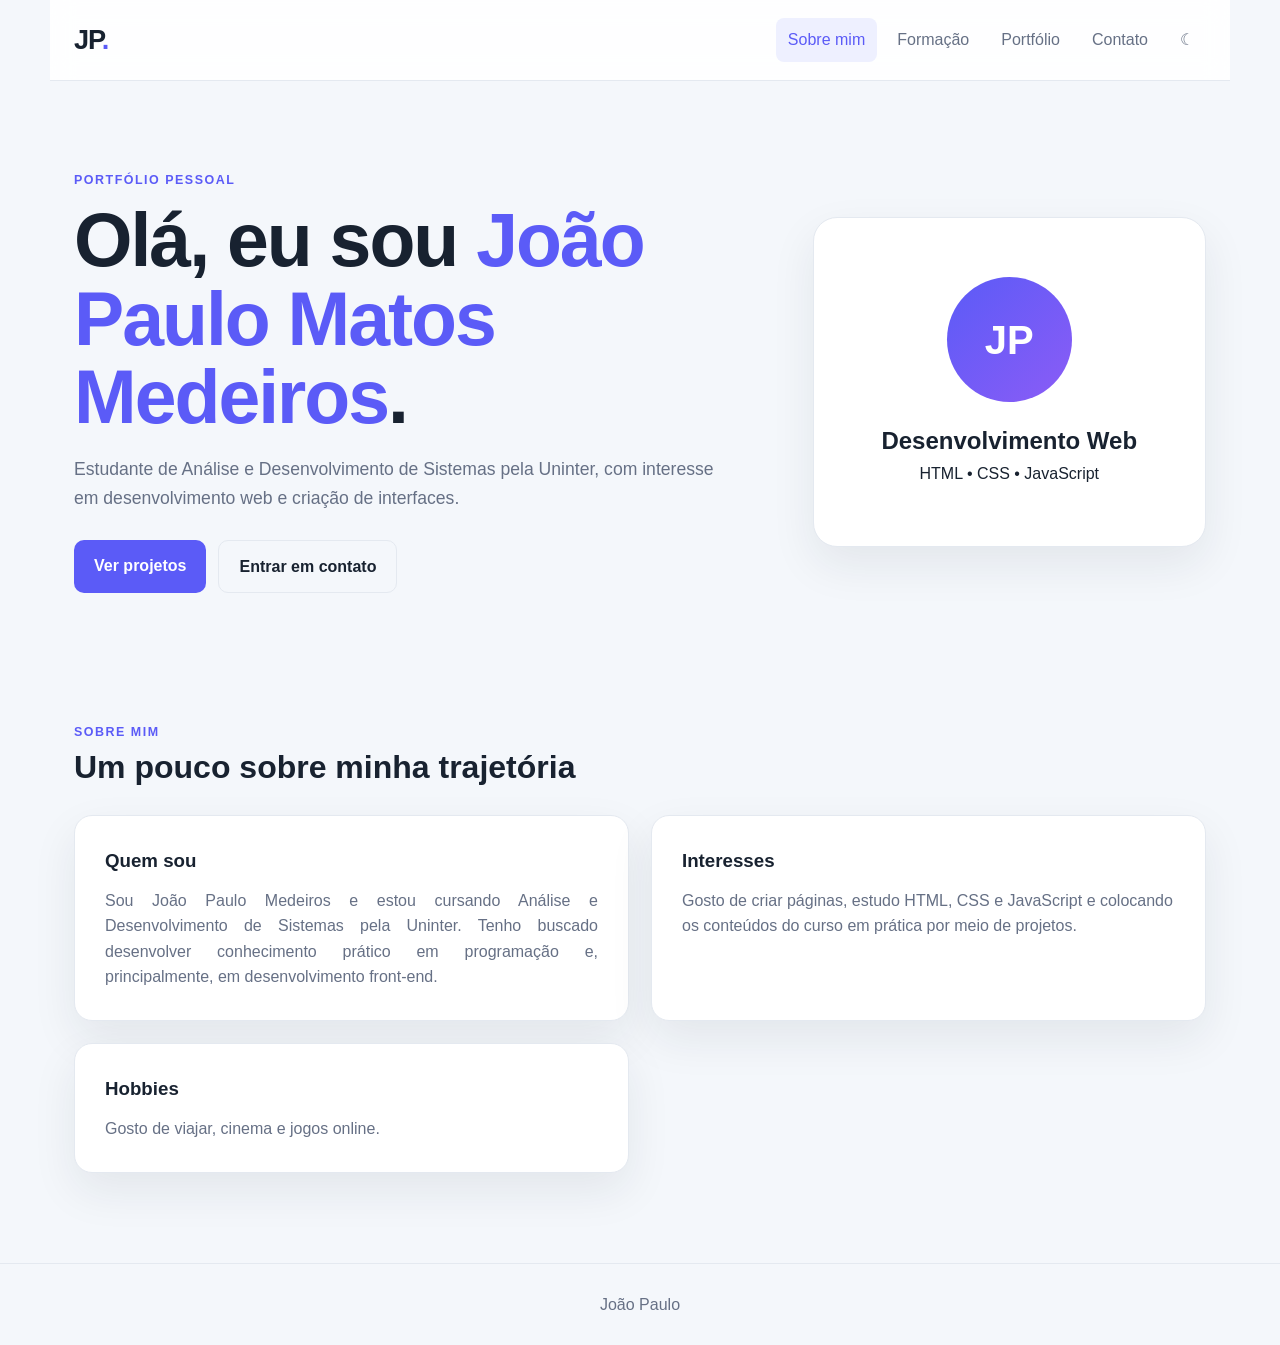
<file: index.html>
<!DOCTYPE html>
<html lang="pt-BR">
<head>
    <meta charset="UTF-8">
    <meta name="viewport" content="width=device-width, initial-scale=1.0">
    <meta name="description" content="Portfólio pessoal de João Paulo Medeiros.">
    <title>João Paulo | Sobre mim</title>
    <link rel="stylesheet" href="style.css">
</head>
<body>
    
    <header class="cabecalho">
        <a class="logo" href="index.html">JP<span>.</span></a>

        <button class="botao-menu" id="botaoMenu" aria-label="Abrir menu">☰</button>

        <nav class="menu" id="menu">
            <a class="ativo" href="index.html">Sobre mim</a>
            <a href="formacao.html">Formação</a>
            <a href="portfolio.html">Portfólio</a>
            <a href="contato.html">Contato</a>
            <button class="tema" id="botaoTema" type="button" aria-label="Alternar tema">☾</button>
        </nav>
    </header>

    <main>
        <section class="hero">
            <div class="hero-texto">
                <p class="etiqueta">PORTFÓLIO PESSOAL</p>
                <h1>Olá, eu sou <span>João Paulo Matos Medeiros</span>.</h1>
                <p class="subtitulo">
                    Estudante de Análise e Desenvolvimento de Sistemas pela Uninter, com interesse
                    em desenvolvimento web e criação de interfaces.
                </p>
                <div class="botoes">
                    <a class="botao" href="portfolio.html">Ver projetos</a>
                    <a class="botao secundario" href="contato.html">Entrar em contato</a>
                </div>
            </div>

            <div class="cartao-perfil">
                <div class="avatar">JP</div>
                <h2>Desenvolvimento Web</h2>
                <p>HTML • CSS • JavaScript</p>
            </div>
        </section>

        <section class="secao">
            <div class="titulo-secao">
                <p class="etiqueta">SOBRE MIM</p>
                <h2>Um pouco sobre minha trajetória</h2>
            </div>

            <div class="grade grade-2">
                <article class="cartao">
                    <h3>Quem sou</h3>
                    <p style="text-align: justify;">
                        Sou João Paulo Medeiros e estou cursando Análise e Desenvolvimento
                        de Sistemas pela Uninter. Tenho buscado desenvolver conhecimento
                        prático em programação e, principalmente, em desenvolvimento front-end.
                    </p>
                </article>

                <article class="cartao">
                    <h3>Interesses</h3>
                    <p>
                        Gosto de criar páginas,
                        estudo HTML, CSS e JavaScript e colocando os conteúdos do curso
                        em prática por meio de projetos.
                    </p>
                </article>

                <article class="cartao">
                    <h3>Hobbies</h3>
                    <p>
                        Gosto de viajar, cinema e jogos online.
                    </p>
                </article>
            </div>
        </section>
    </main>

    <footer>
        <p>João Paulo </p>
    </footer>

    <script src="script.js"></script>
</body>
</html>
</file>
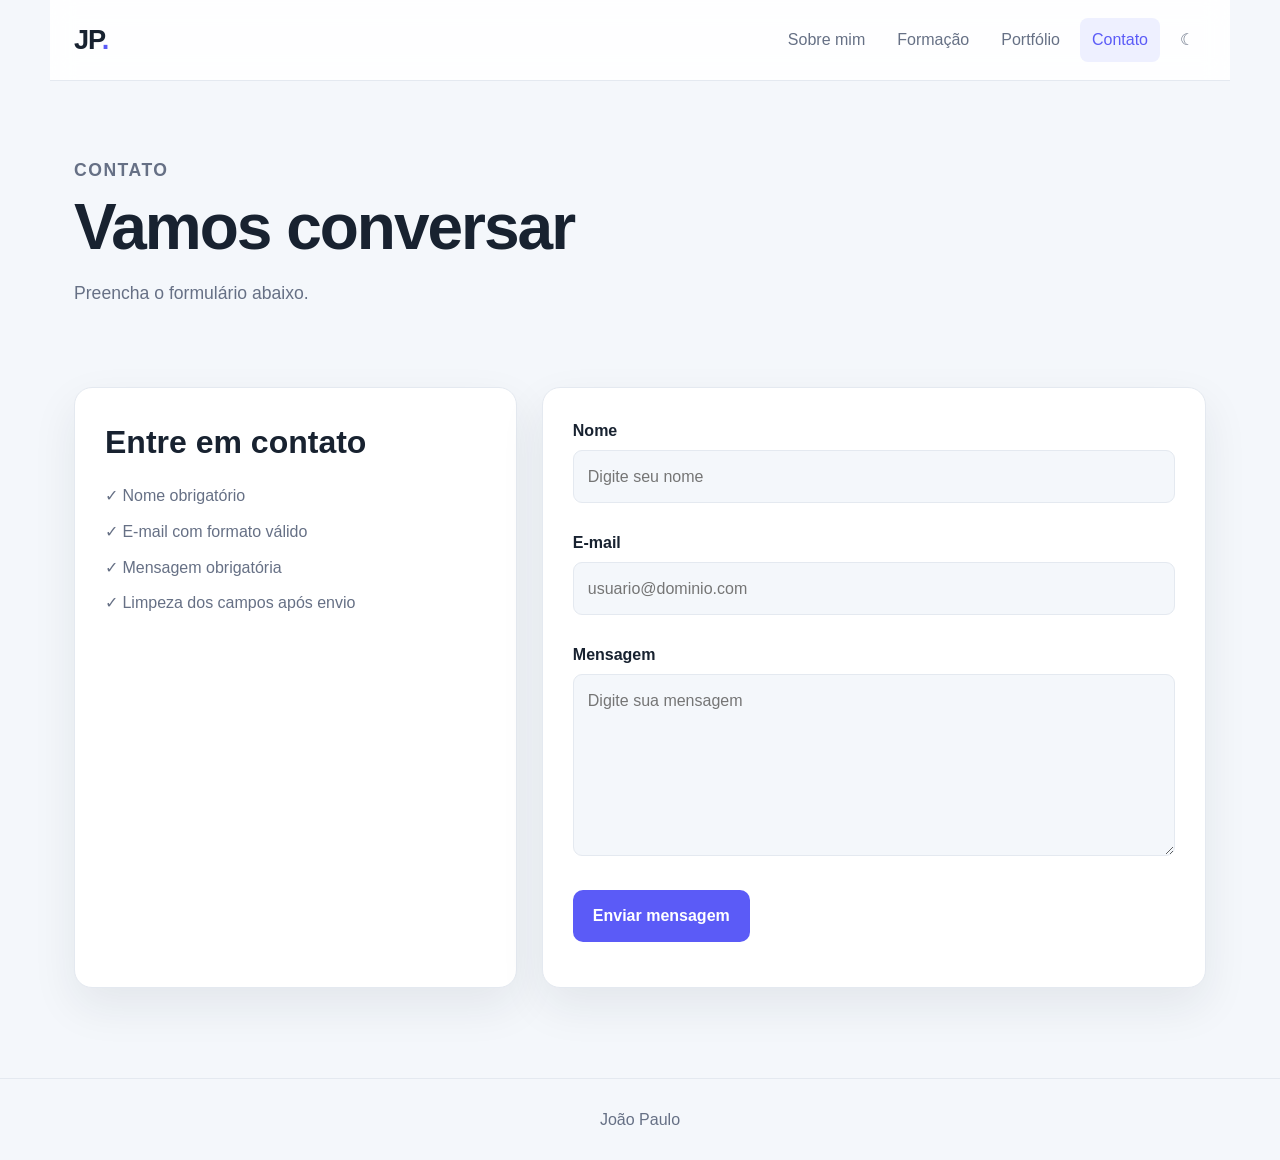
<file: contato.html>
<!DOCTYPE html>
<html lang="pt-BR">
<head>
    <meta charset="UTF-8">
    <meta name="viewport" content="width=device-width, initial-scale=1.0">
    <meta name="description" content="Formulário de contato do portfólio de João Paulo Medeiros.">
    <title>João Paulo | Contato</title>
    <link rel="stylesheet" href="style.css">
</head>
<body>
  
    <header class="cabecalho">
        <a class="logo" href="index.html">JP<span>.</span></a>
        <button class="botao-menu" id="botaoMenu" aria-label="Abrir menu">☰</button>

        <nav class="menu" id="menu">
            <a href="index.html">Sobre mim</a>
            <a href="formacao.html">Formação</a>
            <a href="portfolio.html">Portfólio</a>
            <a class="ativo" href="contato.html">Contato</a>
            <button class="tema" id="botaoTema" type="button" aria-label="Alternar tema">☾</button>
        </nav>
    </header>

    <main>
        <section class="pagina-topo">
            <p class="etiqueta">CONTATO</p>
            <h1>Vamos conversar</h1>
            <p>Preencha o formulário abaixo.</p>
        </section>

        <section class="secao contato-area">
            <div class="cartao contato-info">
                <h2>Entre em contato</h2>
               
                <ul>
                    <li>✓ Nome obrigatório</li>
                    <li>✓ E-mail com formato válido</li>
                    <li>✓ Mensagem obrigatória</li>
                    <li>✓ Limpeza dos campos após envio</li>
                </ul>
            </div>

            <form class="formulario" id="formContato" novalidate>
                <label for="nome">Nome</label>
                <input type="text" id="nome" name="nome" placeholder="Digite seu nome">
                <small class="erro" id="erroNome"></small>

                <label for="email">E-mail</label>
                <input type="email" id="email" name="email" placeholder="usuario@dominio.com">
                <small class="erro" id="erroEmail"></small>

                <label for="mensagem">Mensagem</label>
                <textarea id="mensagem" name="mensagem" rows="6" placeholder="Digite sua mensagem"></textarea>
                <small class="erro" id="erroMensagem"></small>

                <button class="botao" type="submit">Enviar mensagem</button>
                <p class="sucesso" id="mensagemSucesso"></p>
            </form>
        </section>
    </main>

    <footer>
        <p>João Paulo</p>
    </footer>

    <script src="script.js"></script>
</body>
</html>
</file>
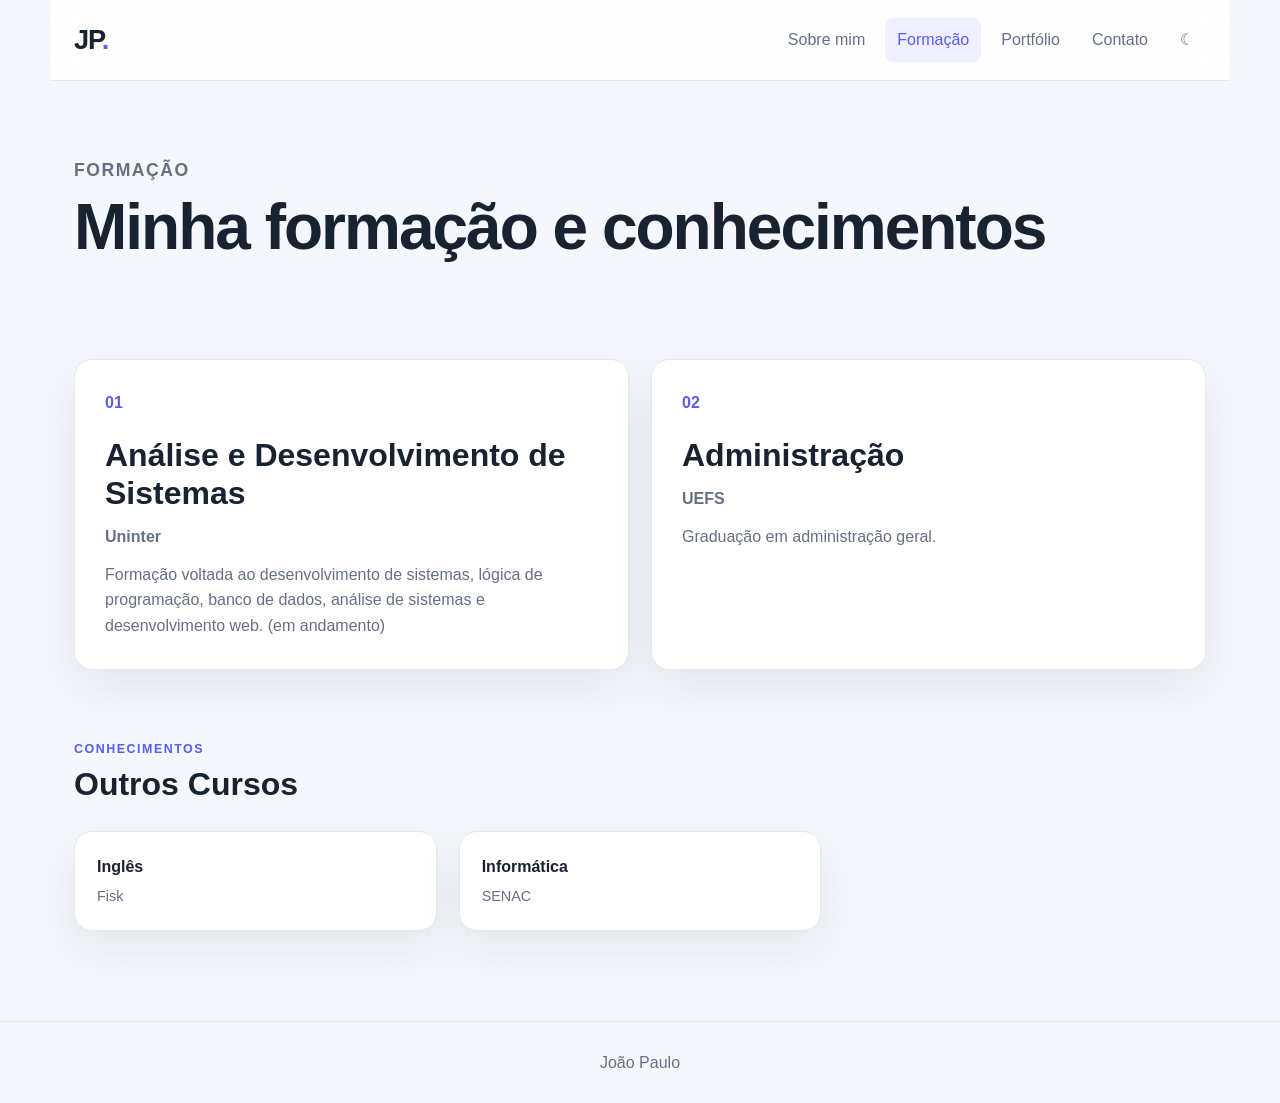
<file: formacao.html>
<!DOCTYPE html>
<html lang="pt-BR">
<head>
    <meta charset="UTF-8">
    <meta name="viewport" content="width=device-width, initial-scale=1.0">
    <meta name="description" content="Formação acadêmica e conhecimentos de João Paulo Medeiros.">
    <title>João Paulo | Minha Formação</title>
    <link rel="stylesheet" href="style.css">
</head>
<body>
    
    <header class="cabecalho">
        <a class="logo" href="index.html">JP<span>.</span></a>
        <button class="botao-menu" id="botaoMenu" aria-label="Abrir menu">☰</button>

        <nav class="menu" id="menu">
            <a href="index.html">Sobre mim</a>
            <a class="ativo" href="formacao.html">Formação</a>
            <a href="portfolio.html">Portfólio</a>
            <a href="contato.html">Contato</a>
            <button class="tema" id="botaoTema" type="button" aria-label="Alternar tema">☾</button>
        </nav>
    </header>

    <main>
        <section class="pagina-topo">
            <p class="etiqueta">FORMAÇÃO</p>
            <h1>Minha formação e conhecimentos</h1>
            
        </section>

        <section class="secao">
            <div class="grade grade-2">
                <article class="cartao destaque">
                    <span class="numero">01</span>
                    <h2>Análise e Desenvolvimento de Sistemas</h2>
                    <p><strong>Uninter</strong></p>
                    <p>
                        Formação voltada ao desenvolvimento de sistemas, lógica de programação,
                        banco de dados, análise de sistemas e desenvolvimento web. (em andamento)
                    </p>
                </article>

                <article class="cartao">
                    <span class="numero">02</span>
                    <h2>Administração</h2>
                    <p><strong>UEFS</strong></p>
                    <p>
                        Graduação em administração geral.
                    </p>
                </article>
            </div>

            <div class="titulo-secao espacamento">
                <p class="etiqueta">CONHECIMENTOS</p>
                <h2>Outros Cursos</h2>
            </div>

            <div class="grade grade-3">
                <div class="habilidade"><strong>Inglês</strong><span>Fisk</span></div>
                <div class="habilidade"><strong>Informática</strong><span>SENAC</span></div>
               
            </div>
        </section>
    </main>

    <footer>
        <p>João Paulo</p>
    </footer>

    <script src="script.js"></script>
</body>
</html>
</file>
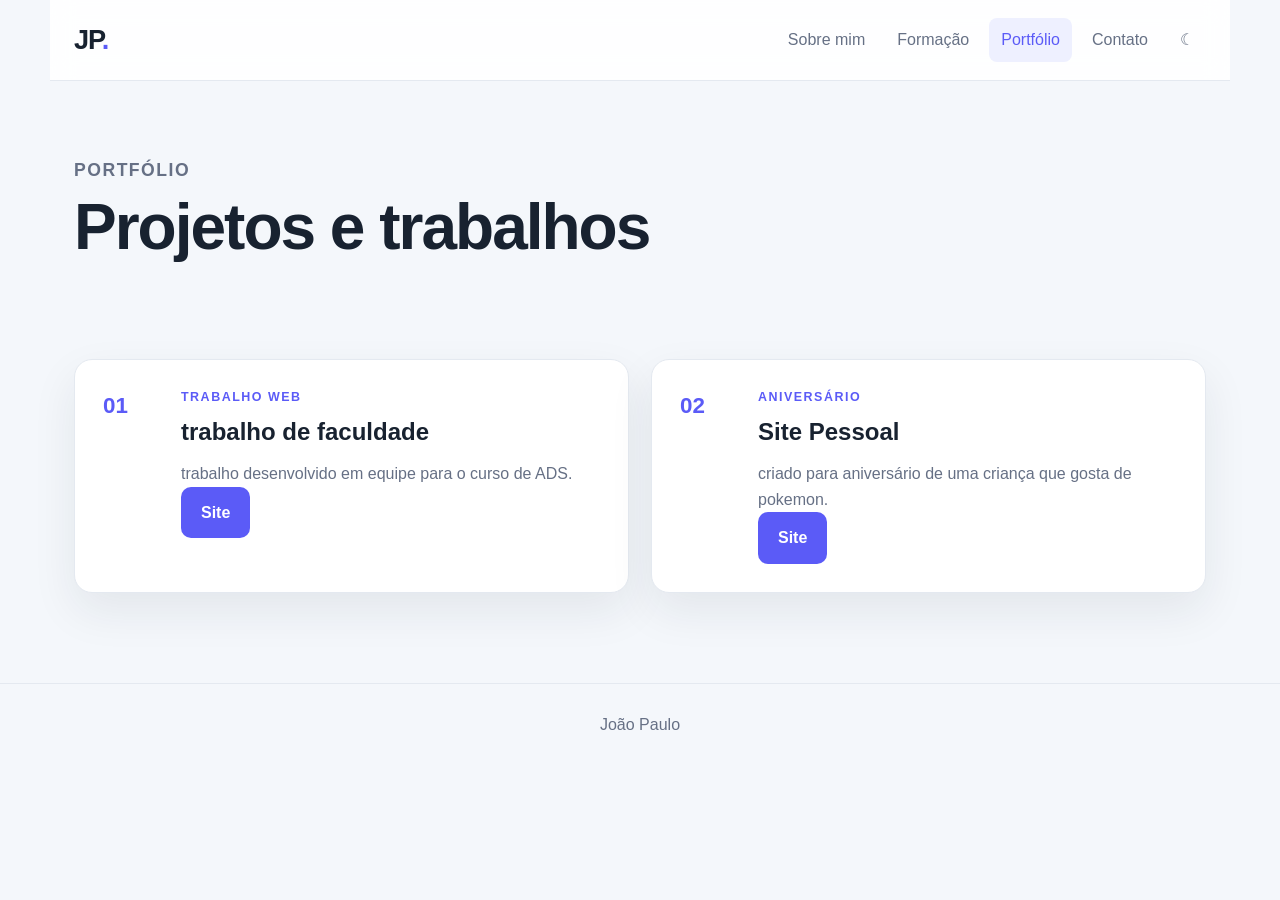
<file: portfolio.html>
<!DOCTYPE html>
<html lang="pt-BR">
<head>
    <meta charset="UTF-8">
    <meta name="viewport" content="width=device-width, initial-scale=1.0">
    <meta name="description" content="Projetos desenvolvidos por João Paulo Medeiros.">
    <title>João Paulo | Portfólio</title>
    <link rel="stylesheet" href="style.css">
</head>
<body>
    
    <header class="cabecalho">
        <a class="logo" href="index.html">JP<span>.</span></a>
        <button class="botao-menu" id="botaoMenu" aria-label="Abrir menu">☰</button>

        <nav class="menu" id="menu">
            <a href="index.html">Sobre mim</a>
            <a href="formacao.html">Formação</a>
            <a class="ativo" href="portfolio.html">Portfólio</a>
            <a href="contato.html">Contato</a>
            <button class="tema" id="botaoTema" type="button" aria-label="Alternar tema">☾</button>
        </nav>
    </header>

    <main>
        <section class="pagina-topo">
            <p class="etiqueta">PORTFÓLIO</p>
            <h1>Projetos e trabalhos</h1>
            
        </section>

        <section class="secao">
            <div class="grade grade-2">
                <article class="projeto">
                    <div class="projeto-numero">01</div>
                    <div>
                        <p class="tag">TRABALHO WEB</p>
                        <h2>trabalho de faculdade</h2>
                        <p>
                            trabalho desenvolvido em equipe para o curso de ADS.
                        </p>
                        
                        <a class="botao" href="https://jotammedeiros.github.io/equip01/">Site</a>
                    </div>
                </article>

                <article class="projeto">
                    <div class="projeto-numero">02</div>
                    <div>
                        <p class="tag">ANIVERSÁRIO</p>
                        <h2> Site Pessoal</h2>
                        <p>
                            criado para aniversário de uma criança que gosta de pokemon.
                        </p>
                        
                        <a  class="botao" href="https://jotammedeiros.github.io/sitedelipe/">Site</a>
                    </div>
                </article>

               
            </div>
        </section>
    </main>

    <footer>
        <p>João Paulo</p>
    </footer>

    <script src="script.js"></script>
</body>
</html>
</file>
<file: style.css>
:root {
    --fundo: #f4f7fb;
    --cartao: #ffffff;
    --texto: #182230;
    --texto-suave: #667085;
    --borda: #e4e9f0;
    --primaria: #5b5bf7;
    --primaria-escura: #4444d8;
    --sombra: 0 18px 45px rgba(31, 41, 55, 0.08);
}

* {
    box-sizing: border-box;
    margin: 0;
    padding: 0;
}

html {
    scroll-behavior: smooth;
}

body {
    min-height: 100vh;
    font-family: Arial, Helvetica, sans-serif;
    background: var(--fundo);
    color: var(--texto);
    line-height: 1.6;
}

a {
    color: inherit;
    text-decoration: none;
}

button,
input,
textarea {
    font: inherit;
}


.cabecalho {
    position: sticky;
    top: 0;
    z-index: 10;
    display: flex;
    align-items: center;
    justify-content: space-between;
    max-width: 1180px;
    margin: 0 auto;
    padding: 18px 24px;
    background: rgba(255, 255, 255, 0.88);
    backdrop-filter: blur(12px);
    border-bottom: 1px solid var(--borda);
}

.logo {
    font-size: 1.7rem;
    font-weight: 800;
    letter-spacing: -1px;
}

.logo span,
.hero h1 span {
    color: var(--primaria);
}

.menu {
    display: flex;
    align-items: center;
    gap: 8px;
}

.menu a,
.tema {
    border: 0;
    background: transparent;
    padding: 9px 12px;
    border-radius: 8px;
    color: var(--texto-suave);
    cursor: pointer;
}

.menu a:hover,
.menu a.ativo,
.tema:hover {
    background: #eef0ff;
    color: var(--primaria);
}

.botao-menu {
    display: none;
    border: 0;
    background: transparent;
    font-size: 1.6rem;
    cursor: pointer;
}


.hero {
    max-width: 1180px;
    margin: 0 auto;
    padding: 90px 24px 70px;
    display: grid;
    grid-template-columns: 1.4fr 0.8fr;
    gap: 50px;
    align-items: center;
}

.etiqueta,
.tag {
    color: var(--primaria);
    font-size: 0.78rem;
    font-weight: 800;
    letter-spacing: 1.5px;
}

.hero h1,
.pagina-topo h1 {
    margin: 10px 0 18px;
    font-size: clamp(2.5rem, 6vw, 4.7rem);
    line-height: 1.05;
    letter-spacing: -2px;
}

.subtitulo,
.pagina-topo p {
    max-width: 650px;
    color: var(--texto-suave);
    font-size: 1.1rem;
}

.botoes {
    display: flex;
    flex-wrap: wrap;
    gap: 12px;
    margin-top: 28px;
}

.botao {
    display: inline-block;
    border: 0;
    border-radius: 10px;
    padding: 13px 20px;
    background: var(--primaria);
    color: #fff;
    font-weight: 700;
    cursor: pointer;
    transition: 0.2s;
}

.botao:hover {
    background: var(--primaria-escura);
    transform: translateY(-2px);
}

.botao.secundario {
    background: transparent;
    color: var(--texto);
    border: 1px solid var(--borda);
}


.cartao-perfil {
    min-height: 330px;
    display: flex;
    flex-direction: column;
    justify-content: center;
    align-items: center;
    text-align: center;
    padding: 35px;
    border: 1px solid var(--borda);
    border-radius: 24px;
    background: var(--cartao);
    box-shadow: var(--sombra);
}

.avatar {
    width: 125px;
    height: 125px;
    display: grid;
    place-items: center;
    margin-bottom: 20px;
    border-radius: 50%;
    background: linear-gradient(135deg, var(--primaria), #8b5cf6);
    color: #fff;
    font-size: 2.5rem;
    font-weight: 800;
}

.secao {
    max-width: 1180px;
    margin: 0 auto;
    padding: 60px 24px 90px;
}

.titulo-secao {
    margin-bottom: 28px;
}

.titulo-secao h2,
.cartao h2 {
    margin-top: 5px;
    font-size: 2rem;
    line-height: 1.2;
}

.grade {
    display: grid;
    gap: 22px;
}

.grade-2 {
    grid-template-columns: repeat(2, 1fr);
}

.grade-3 {
    grid-template-columns: repeat(3, 1fr);
}

.cartao,
.projeto,
.habilidade,
.formulario {
    border: 1px solid var(--borda);
    border-radius: 18px;
    background: var(--cartao);
    box-shadow: var(--sombra);
}

.cartao {
    padding: 30px;
}

.cartao p {
    margin-top: 12px;
    color: var(--texto-suave);
}

.pagina-topo {
    max-width: 1180px;
    margin: 0 auto;
    padding: 75px 24px 20px;
}

.pagina-topo h1 {
    font-size: clamp(2.4rem, 5vw, 4rem);
}

.espacamento {
    margin-top: 70px;
}

.numero {
    display: inline-block;
    margin-bottom: 15px;
    color: var(--primaria);
    font-weight: 800;
}

.habilidade {
    padding: 22px;
}

.habilidade strong,
.habilidade span {
    display: block;
}

.habilidade span {
    margin-top: 5px;
    color: var(--texto-suave);
    font-size: 0.9rem;
}


.projeto {
    display: grid;
    grid-template-columns: 60px 1fr;
    gap: 18px;
    padding: 28px;
}

.projeto-numero {
    font-size: 1.4rem;
    font-weight: 800;
    color: var(--primaria);
}

.projeto h2 {
    margin: 5px 0 10px;
}

.projeto p:not(.tag) {
    color: var(--texto-suave);
}

.tecnologias {
    margin-top: 16px;
    font-size: 0.85rem;
    font-weight: 700;
}

/* Formulário de contato. */
.contato-area {
    display: grid;
    grid-template-columns: 0.8fr 1.2fr;
    gap: 25px;
}

.contato-info ul {
    list-style: none;
    margin-top: 22px;
}

.contato-info li {
    margin: 10px 0;
    color: var(--texto-suave);
}

.formulario {
    padding: 30px;
}

.formulario label {
    display: block;
    margin-bottom: 6px;
    font-weight: 700;
}

.formulario input,
.formulario textarea {
    width: 100%;
    padding: 13px 14px;
    margin-bottom: 5px;
    border: 1px solid var(--borda);
    border-radius: 9px;
    background: var(--fundo);
    color: var(--texto);
    outline: none;
}

.formulario input:focus,
.formulario textarea:focus {
    border-color: var(--primaria);
}

.formulario textarea {
    resize: vertical;
}

.erro {
    display: block;
    min-height: 22px;
    color: #d92d20;
}

.sucesso {
    margin-top: 15px;
    color: #087443;
    font-weight: 700;
}

footer {
    padding: 28px 24px;
    text-align: center;
    border-top: 1px solid var(--borda);
    color: var(--texto-suave);
}


body.tema-escuro {
    --fundo: #10131a;
    --cartao: #181c25;
    --texto: #f5f7fa;
    --texto-suave: #a8b0bf;
    --borda: #2a3140;
    --primaria: #8585ff;
    --primaria-escura: #6d6df5;
}

body.tema-escuro .cabecalho {
    background: rgba(16, 19, 26, 0.9);
}

body.tema-escuro .menu a:hover,
body.tema-escuro .menu a.ativo,
body.tema-escuro .tema:hover {
    background: #24283a;
}


@media (max-width: 800px) {
    .botao-menu {
        display: block;
    }

    .menu {
        position: absolute;
        top: 72px;
        left: 0;
        right: 0;
        display: none;
        flex-direction: column;
        align-items: stretch;
        padding: 15px 24px;
        background: var(--cartao);
        border-bottom: 1px solid var(--borda);
    }

    .menu.aberto {
        display: flex;
    }

    .hero,
    .contato-area {
        grid-template-columns: 1fr;
    }

    .grade-2,
    .grade-3 {
        grid-template-columns: 1fr;
    }

    .hero {
        padding-top: 60px;
    }
}
</file>
